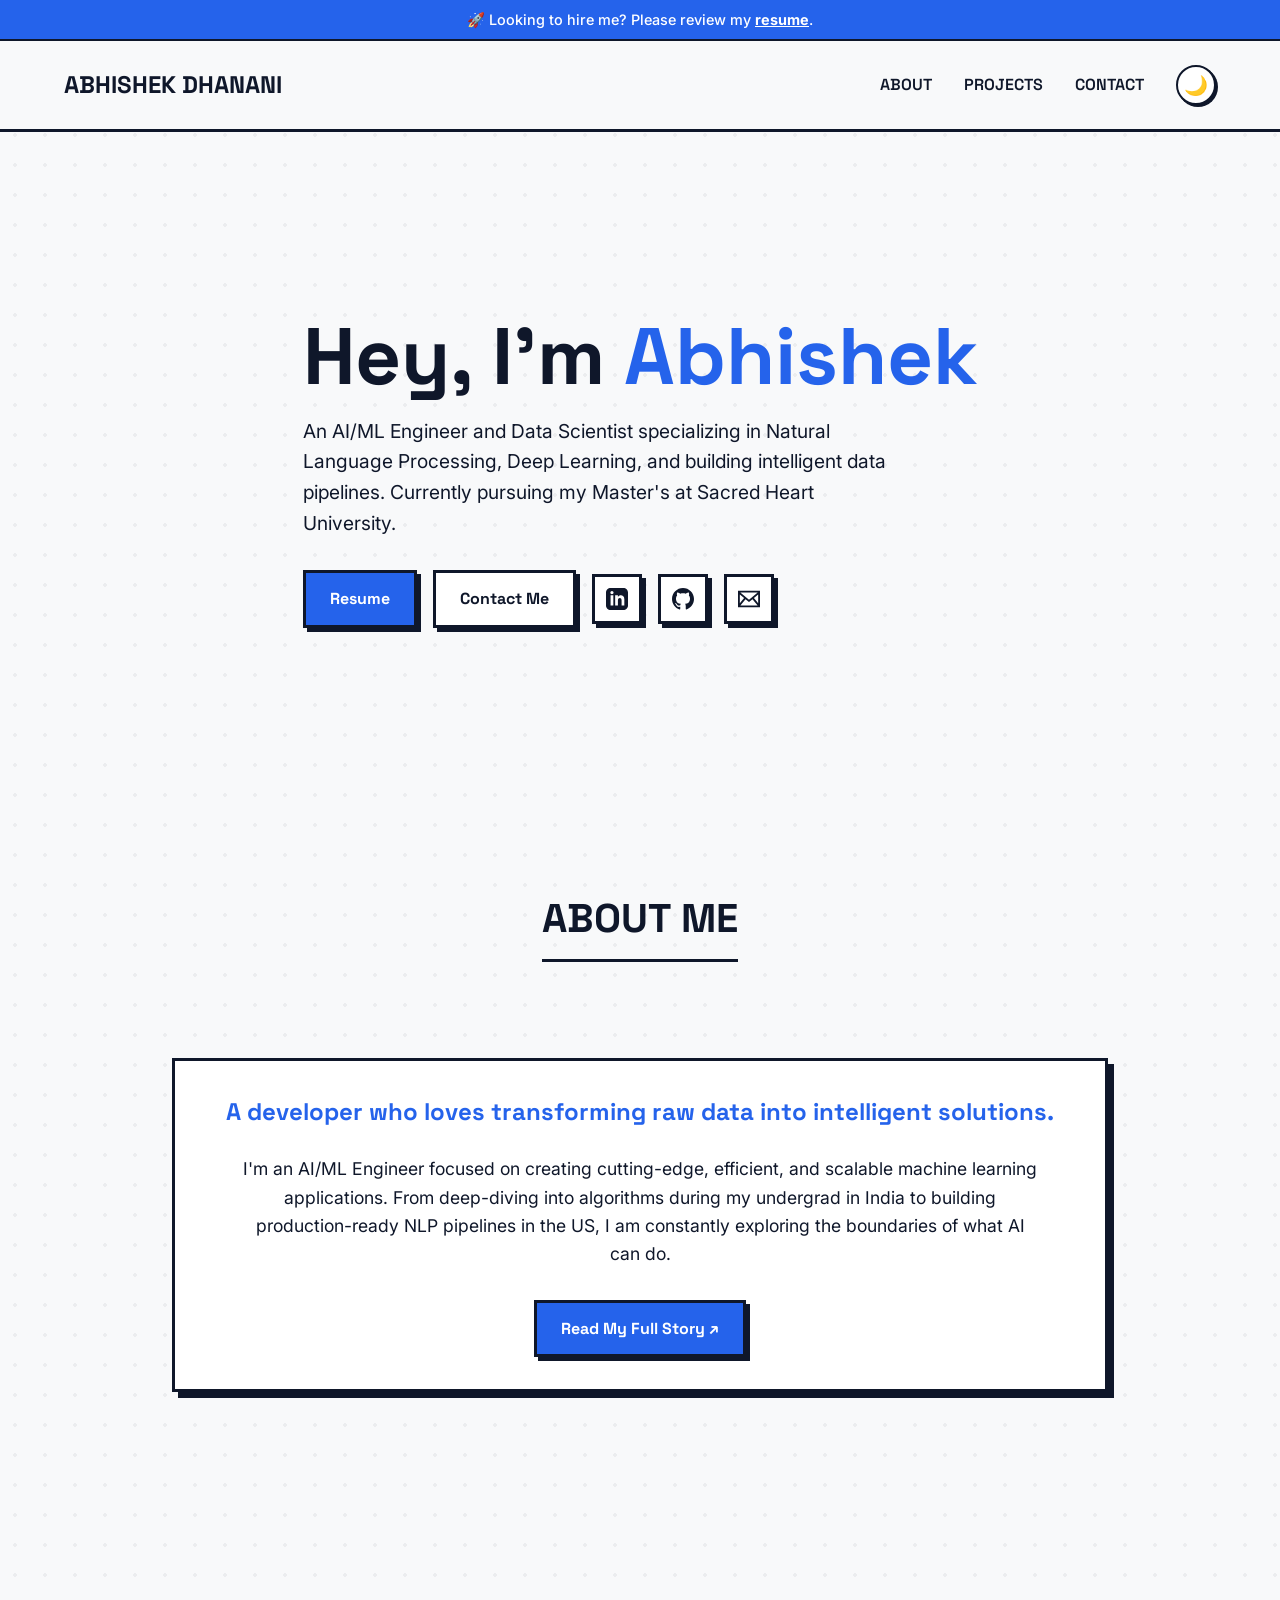
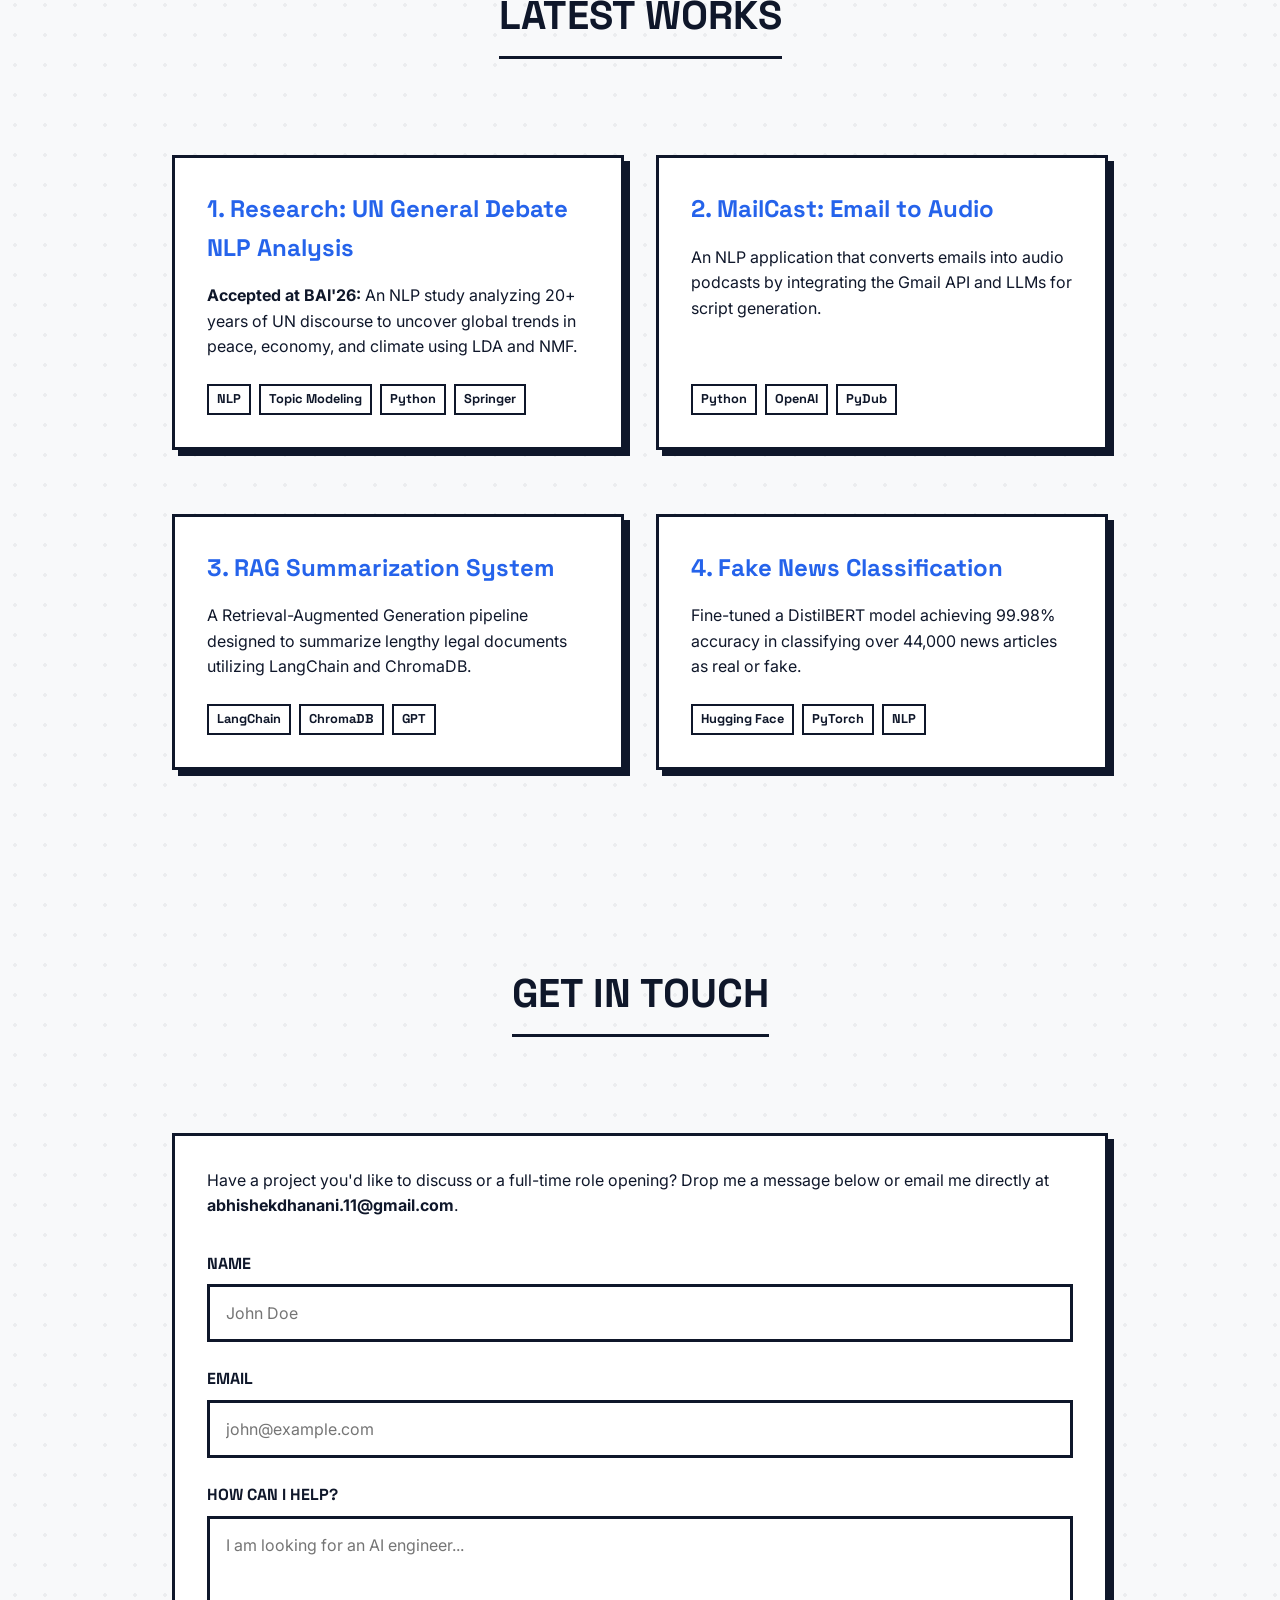
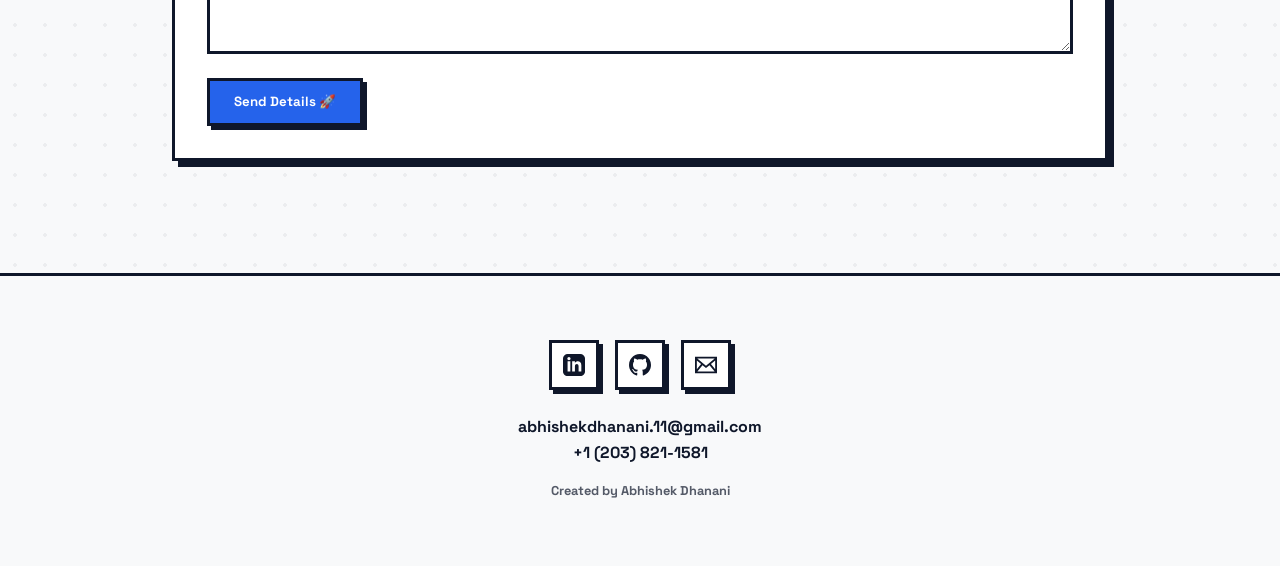
<file: index.html>
<!DOCTYPE html>
<html lang="en">
<head>
    <meta charset="UTF-8">
    <meta name="viewport" content="width=device-width, initial-scale=1.0">
    <title>Abhishek Dhanani | AI/ML Engineer</title>
    <link rel="stylesheet" href="style.css">
</head>
<body>

    <div class="top-banner">
        🚀 Looking to hire me? Please review my <a href="assets/AbhishekDhananiResume.pdf" target="_blank">resume</a>.
    </div>

    <nav>
        <a href="index.html" class="nav-logo">Abhishek Dhanani</a>
        <ul class="nav-links">
            <li><a href="index.html#about">About</a></li>
            <li><a href="index.html#projects">Projects</a></li>
            <li><a href="index.html#contact">Contact</a></li>
            <li><button id="theme-toggle" aria-label="Toggle Dark Mode">🌙</button></li>
        </ul>
    </nav>

    <section class="container hero">
        <div class="hero-content">
            <h1>Hey, I'm <span>Abhishek</span></h1>
            <p>An AI/ML Engineer and Data Scientist specializing in Natural Language Processing, Deep Learning, and building intelligent data pipelines. Currently pursuing my Master's at Sacred Heart University.</p>
            
            <div class="hero-buttons">
                <a href="assets/AbhishekDhananiResume.pdf" target="_blank" class="btn">Resume</a>
                <a href="#contact" class="btn" style="background-color: var(--card-bg); color: var(--text-color);">Contact Me</a>
                
                <a href="https://www.linkedin.com/in/abhishekdhanani/" target="_blank" class="icon-btn" aria-label="LinkedIn">
                    <svg viewBox="0 0 24 24"><path d="M19 0h-14c-2.761 0-5 2.239-5 5v14c0 2.761 2.239 5 5 5h14c2.762 0 5-2.239 5-5v-14c0-2.761-2.238-5-5-5zm-11 19h-3v-11h3v11zm-1.5-12.268c-.966 0-1.75-.79-1.75-1.764s.784-1.764 1.75-1.764 1.75.79 1.75 1.764-.783 1.764-1.75 1.764zm13.5 12.268h-3v-5.604c0-3.368-4-3.113-4 0v5.604h-3v-11h3v1.765c1.396-2.586 7-2.777 7 2.476v6.759z"/></svg>
                </a>
                <a href="https://github.com/AbhisheKDhanani11" target="_blank" class="icon-btn" aria-label="GitHub">
                    <svg viewBox="0 0 24 24"><path d="M12 0c-6.626 0-12 5.373-12 12 0 5.302 3.438 9.8 8.207 11.387.599.111.793-.261.793-.577v-2.234c-3.338.726-4.033-1.416-4.033-1.416-.546-1.387-1.333-1.756-1.333-1.756-1.089-.745.083-.729.083-.729 1.205.084 1.839 1.237 1.839 1.237 1.07 1.834 2.807 1.304 3.492.997.107-.775.418-1.305.762-1.604-2.665-.305-5.467-1.334-5.467-5.931 0-1.311.469-2.381 1.236-3.221-.124-.303-.535-1.524.117-3.176 0 0 1.008-.322 3.301 1.23.957-.266 1.983-.399 3.003-.404 1.02.005 2.047.138 3.006.404 2.291-1.552 3.297-1.23 3.297-1.23.653 1.653.242 2.874.118 3.176.77.84 1.235 1.911 1.235 3.221 0 4.609-2.807 5.624-5.479 5.921.43.372.823 1.102.823 2.222v3.293c0 .319.192.694.801.576 4.765-1.589 8.199-6.086 8.199-11.386 0-6.627-5.373-12-12-12z"/></svg>
                </a>
                <a href="mailto:abhishekdhanani.11@gmail.com" class="icon-btn" aria-label="Email">
                    <svg viewBox="0 0 24 24"><path d="M0 3v18h24v-18h-24zm6.623 7.929l-4.623 5.712v-9.458l4.623 3.746zm-4.141-5.929h19.035l-9.517 7.713-9.518-7.713zm5.694 7.188l3.824 3.099 3.83-3.104 5.612 6.817h-18.833l5.567-6.812zm9.208-1.264l4.616-3.741v9.348l-4.616-5.607z"/></svg>
                </a>
            </div>
        </div>
    </section>

    <section id="about" class="container">
        <div class="center-title"><h2 class="section-title">About Me</h2></div>
        <div class="card" style="text-align: center;">
            <p style="font-size: 1.5rem; font-family: 'Space Grotesk', sans-serif; font-weight: bold; margin-bottom: 1.5rem; color: var(--accent-color);">
                A developer who loves transforming raw data into intelligent solutions.
            </p>
            <p style="font-size: 1.1rem; margin-bottom: 2rem; max-width: 800px; margin-left: auto; margin-right: auto;">
                I'm an AI/ML Engineer focused on creating cutting-edge, efficient, and scalable machine learning applications. From deep-diving into algorithms during my undergrad in India to building production-ready NLP pipelines in the US, I am constantly exploring the boundaries of what AI can do.
            </p>
            <a href="about.html" class="btn">Read My Full Story ↗</a>
        </div>
    </section>

    <section id="projects" class="container">
        <div class="center-title"><h2 class="section-title">Latest Works</h2></div>
        <div class="project-grid">
		<a href="un-debate-nlp.html" class="card project-card">
            <h3>1. Research: UN General Debate NLP Analysis</h3>
            <p><strong>Accepted at BAI'26:</strong> An NLP study analyzing 20+ years of UN discourse to uncover global trends in peace, economy, and climate using LDA and NMF.</p>
            <div class="tags">
                <span>NLP</span><span>Topic Modeling</span><span>Python</span><span>Springer</span>
            </div>
        </a>

            <a href="mailcast.html" class="card project-card">
                <h3>2. MailCast: Email to Audio</h3>
                <p>An NLP application that converts emails into audio podcasts by integrating the Gmail API and LLMs for script generation.</p>
                <div class="tags">
                    <span>Python</span><span>OpenAI</span><span>PyDub</span>
                </div>
            </a>

            <a href="rag-system.html" class="card project-card">
                <h3>3. RAG Summarization System</h3>
                <p>A Retrieval-Augmented Generation pipeline designed to summarize lengthy legal documents utilizing LangChain and ChromaDB.</p>
                <div class="tags">
                    <span>LangChain</span><span>ChromaDB</span><span>GPT</span>
                </div>
            </a>

            <a href="fake-news.html" class="card project-card">
                <h3>4. Fake News Classification</h3>
                <p>Fine-tuned a DistilBERT model achieving 99.98% accuracy in classifying over 44,000 news articles as real or fake.</p>
                <div class="tags">
                    <span>Hugging Face</span><span>PyTorch</span><span>NLP</span>
                </div>
            </a>

        </div>
    </section>

    <section id="contact" class="container">
        <div class="center-title"><h2 class="section-title">Get In Touch</h2></div>
        <div class="card">
            <p style="margin-bottom: 2rem;">Have a project you'd like to discuss or a full-time role opening? Drop me a message below or email me directly at <strong>abhishekdhanani.11@gmail.com</strong>.</p>
            
            <form class="contact-form" action="mailto:abhishekdhanani.11@gmail.com" method="POST" enctype="text/plain">
                <div class="form-group">
                    <label>Name</label>
                    <input type="text" placeholder="John Doe" required>
                </div>
                <div class="form-group">
                    <label>Email</label>
                    <input type="email" placeholder="john@example.com" required>
                </div>
                <div class="form-group">
                    <label>How can I help?</label>
                    <textarea rows="5" placeholder="I am looking for an AI engineer..." required></textarea>
                </div>
                <button type="submit" class="btn" style="width: max-content;">Send Details 🚀</button>
            </form>
        </div>
    </section>

    <footer>
        <div class="footer-socials" style="display: flex; justify-content: center; gap: 1rem; margin-bottom: 1.5rem;">
		<a href="https://www.linkedin.com/in/abhishekdhanani/" target="_blank" class="icon-btn" aria-label="LinkedIn">
			<svg viewBox="0 0 24 24"><path d="M19 0h-14c-2.761 0-5 2.239-5 5v14c0 2.761 2.239 5 5 5h14c2.762 0 5-2.239 5-5v-14c0-2.761-2.238-5-5-5zm-11 19h-3v-11h3v11zm-1.5-12.268c-.966 0-1.75-.79-1.75-1.764s.784-1.764 1.75-1.764 1.75.79 1.75 1.764-.783 1.764-1.75 1.764zm13.5 12.268h-3v-5.604c0-3.368-4-3.113-4 0v5.604h-3v-11h3v1.765c1.396-2.586 7-2.777 7 2.476v6.759z"/></svg>
		</a>
		<a href="https://github.com/AbhisheKDhanani11" target="_blank" class="icon-btn" aria-label="GitHub">
			<svg viewBox="0 0 24 24"><path d="M12 0c-6.626 0-12 5.373-12 12 0 5.302 3.438 9.8 8.207 11.387.599.111.793-.261.793-.577v-2.234c-3.338.726-4.033-1.416-4.033-1.416-.546-1.387-1.333-1.756-1.333-1.756-1.089-.745.083-.729.083-.729 1.205.084 1.839 1.237 1.839 1.237 1.07 1.834 2.807 1.304 3.492.997.107-.775.418-1.305.762-1.604-2.665-.305-5.467-1.334-5.467-5.931 0-1.311.469-2.381 1.236-3.221-.124-.303-.535-1.524.117-3.176 0 0 1.008-.322 3.301 1.23.957-.266 1.983-.399 3.003-.404 1.02.005 2.047.138 3.006.404 2.291-1.552 3.297-1.23 3.297-1.23.653 1.653.242 2.874.118 3.176.77.84 1.235 1.911 1.235 3.221 0 4.609-2.807 5.624-5.479 5.921.43.372.823 1.102.823 2.222v3.293c0 .319.192.694.801.576 4.765-1.589 8.199-6.086 8.199-11.386 0-6.627-5.373-12-12-12z"/></svg>
		</a>
		<a href="mailto:abhishekdhanani.11@gmail.com" class="icon-btn" aria-label="Email">
			<svg viewBox="0 0 24 24"><path d="M0 3v18h24v-18h-24zm6.623 7.929l-4.623 5.712v-9.458l4.623 3.746zm-4.141-5.929h19.035l-9.517 7.713-9.518-7.713zm5.694 7.188l3.824 3.099 3.83-3.104 5.612 6.817h-18.833l5.567-6.812zm9.208-1.264l4.616-3.741v9.348l-4.616-5.607z"/></svg>
		</a>
	</div>
	<div style="font-family: 'Space Grotesk', sans-serif; font-weight: bold;">
		<p>abhishekdhanani.11@gmail.com</p>
        	<p>+1 (203) 821-1581</p>
        	<p style="margin-top: 1rem; font-size: 0.8rem; opacity: 0.7;">Created by Abhishek Dhanani</p>
    	</div>
    </footer>

    <script>
        const toggleBtn = document.getElementById('theme-toggle');
        const body = document.documentElement;

        toggleBtn.addEventListener('click', () => {
            if (body.getAttribute('data-theme') === 'dark') {
                body.removeAttribute('data-theme');
                toggleBtn.textContent = '🌙';
            } else {
                body.setAttribute('data-theme', 'dark');
                toggleBtn.textContent = '☀️';
            }
        });
    </script>
</body>
</html>
</file>
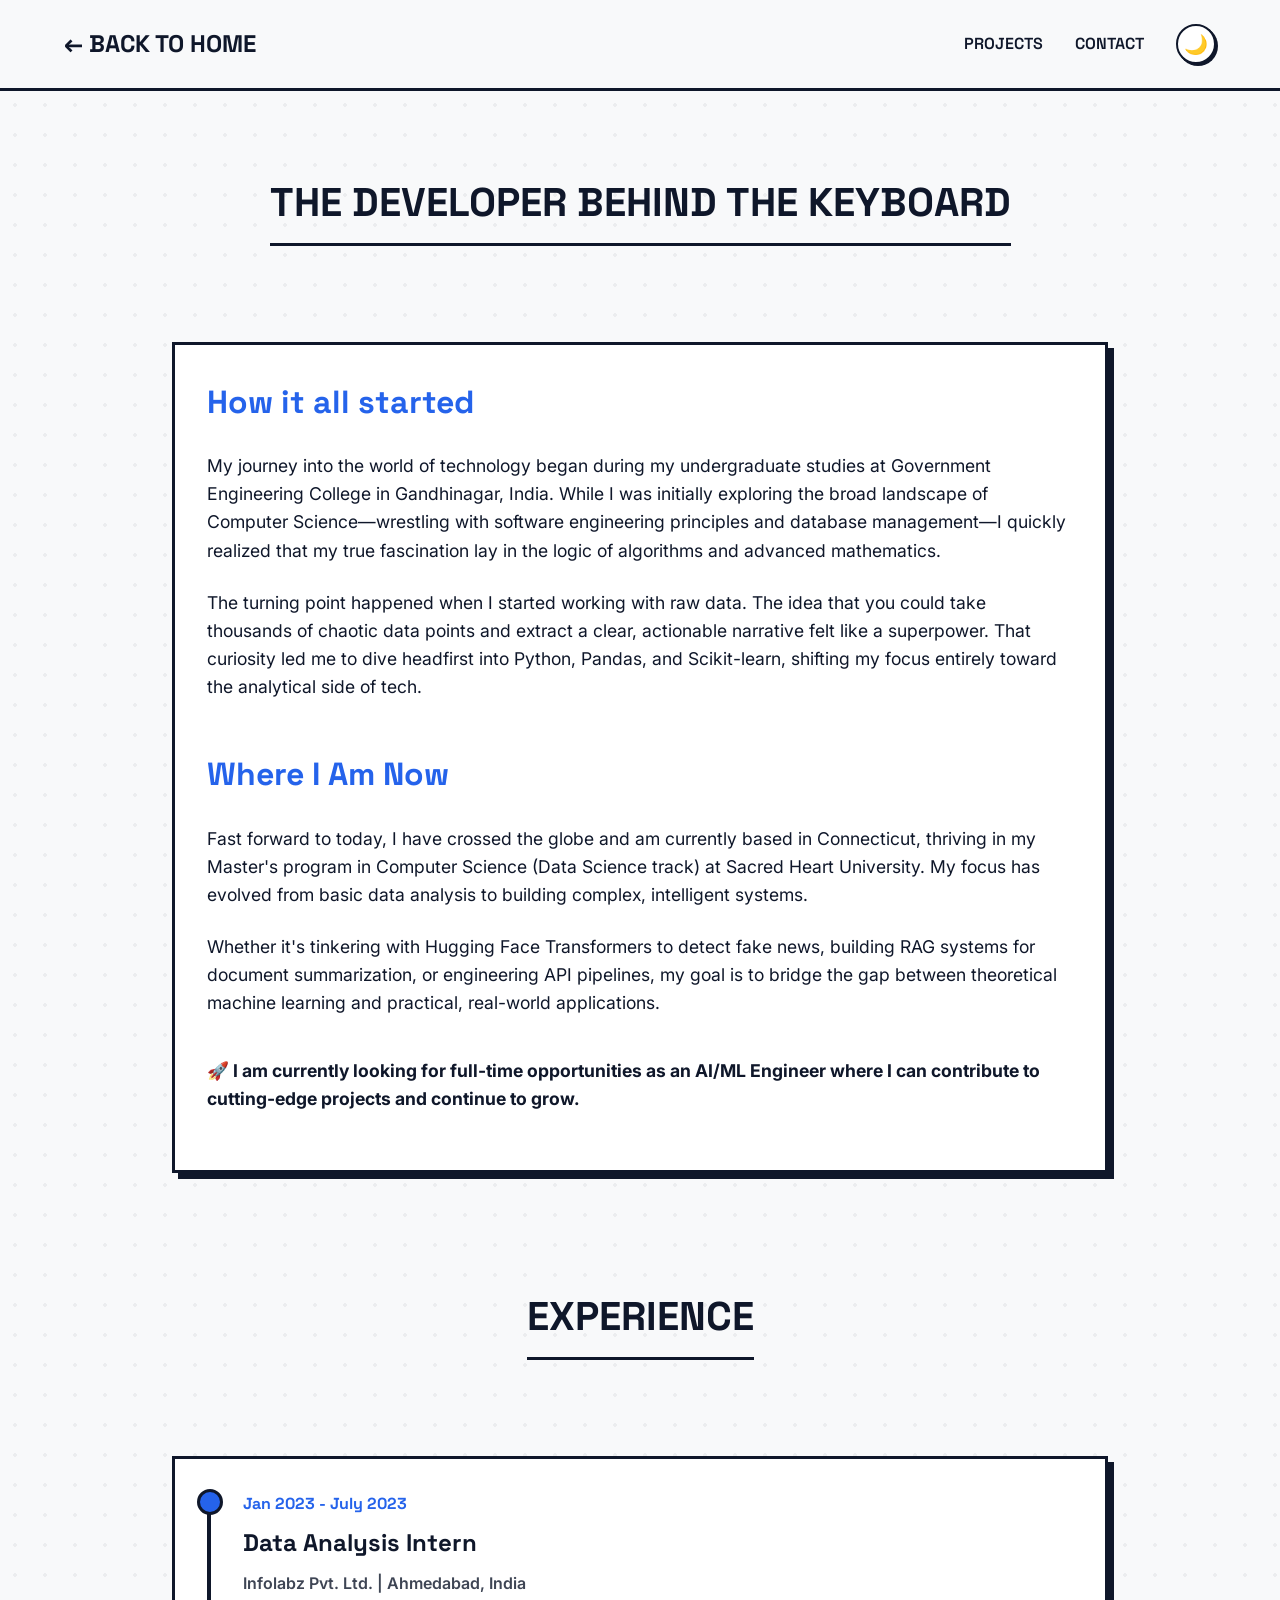
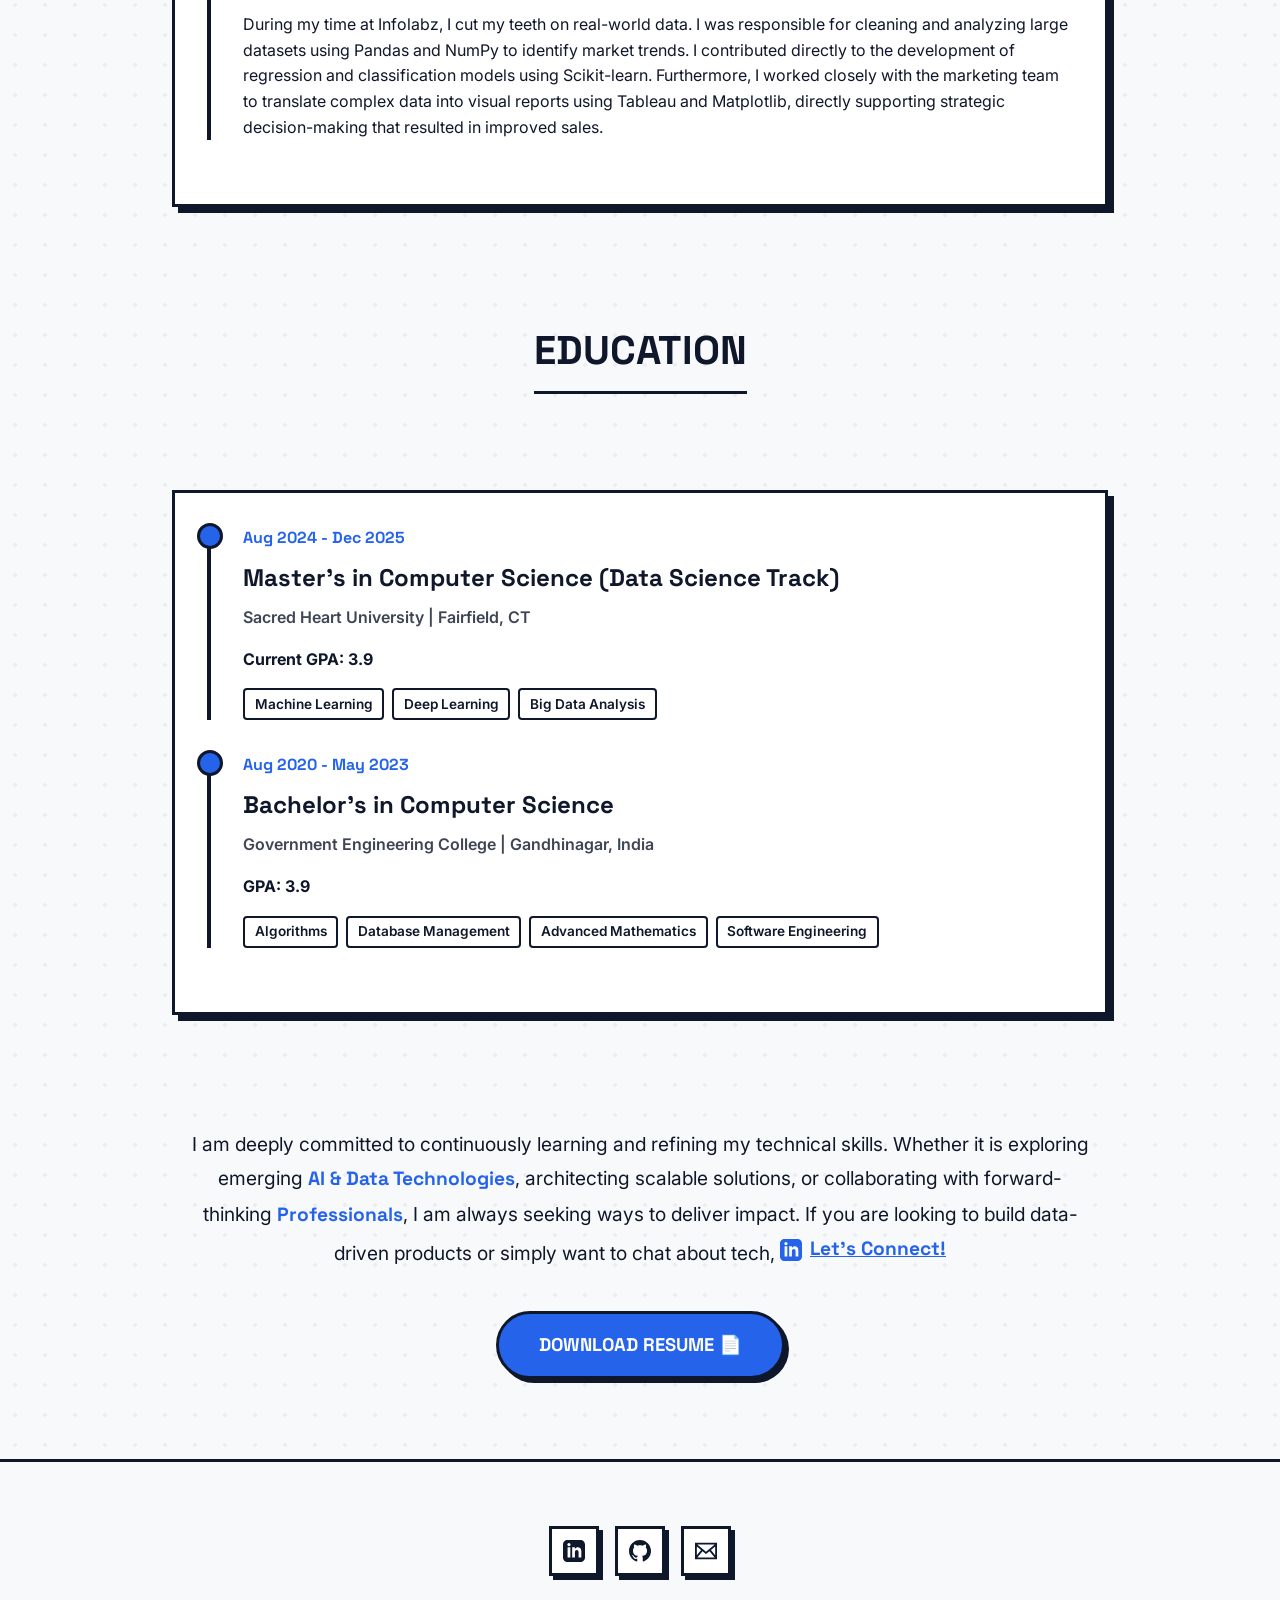
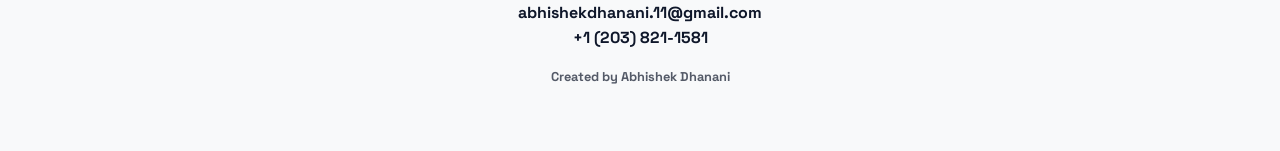
<file: about.html>
<!DOCTYPE html>
<html lang="en">
<head>
    <meta charset="UTF-8">
    <meta name="viewport" content="width=device-width, initial-scale=1.0">
    <title>About Me | Abhishek Dhanani</title>
    <link rel="stylesheet" href="style.css">
    <style>
        .about-text-content p { margin-bottom: 1.5rem; font-size: 1.1rem; }
        
        /* Fixed Timeline specific styles */
        .timeline-item { margin-bottom: 2rem; border-left: 4px solid var(--border-color); padding-left: 2rem; position: relative; }
        .timeline-item::before { content: ''; position: absolute; left: -14px; top: -2px; width: 20px; height: 20px; background-color: var(--accent-color); border: 3px solid var(--border-color); border-radius: 50%; }
        .timeline-date { font-weight: bold; font-family: 'Space Grotesk', sans-serif; color: var(--accent-color); margin-bottom: 0.5rem; display: block; }
        .timeline-title { font-size: 1.5rem; font-family: 'Space Grotesk', sans-serif; margin-bottom: 0.5rem; color: var(--text-color); }
        .timeline-subtitle { font-weight: 600; margin-bottom: 1rem; color: var(--text-color); opacity: 0.8; }
        
        .coursework-list { display: flex; flex-wrap: wrap; gap: 0.5rem; margin-top: 1rem; list-style: none; }
        .coursework-list li { background-color: var(--card-bg); border: 2px solid var(--border-color); padding: 0.2rem 0.6rem; font-size: 0.85rem; font-weight: 600; border-radius: 4px; }
        
        /* Highlight text for the bottom section */
        .text-highlight { color: var(--accent-color); font-weight: bold; font-family: 'Space Grotesk', sans-serif; }
        
        /* LinkedIn Inline Link */
        .linkedin-link { display: inline-flex; align-items: center; gap: 8px; color: var(--accent-color); font-weight: bold; font-family: 'Space Grotesk', sans-serif; text-decoration: underline; transition: transform 0.2s; }
        .linkedin-link:hover { transform: translateY(-2px); }
        .linkedin-link svg { width: 22px; height: 22px; fill: currentColor; }
    </style>
</head>
<body>

	<nav>
    		<a href="index.html" class="nav-logo">← Back to Home</a>
    			<ul class="nav-links">
        			<li><a href="index.html#projects">Projects</a></li>
	        		<li><a href="index.html#contact">Contact</a></li>
        			<li><button id="theme-toggle" aria-label="Toggle Dark Mode">🌙</button></li>
    			</ul>
	</nav>

    <section class="container">
        <div class="center-title"><h1 class="section-title">The Developer Behind The Keyboard</h1></div>
        
        <div class="card about-text-content">
            <h2 style="font-family: 'Space Grotesk', sans-serif; margin-bottom: 1.5rem; color: var(--accent-color); font-size: 2rem;">How it all started</h2>
            <p>
                My journey into the world of technology began during my undergraduate studies at Government Engineering College in Gandhinagar, India. While I was initially exploring the broad landscape of Computer Science—wrestling with software engineering principles and database management—I quickly realized that my true fascination lay in the logic of algorithms and advanced mathematics. 
            </p>
            <p>
                The turning point happened when I started working with raw data. The idea that you could take thousands of chaotic data points and extract a clear, actionable narrative felt like a superpower. That curiosity led me to dive headfirst into Python, Pandas, and Scikit-learn, shifting my focus entirely toward the analytical side of tech.
            </p>

            <h2 style="font-family: 'Space Grotesk', sans-serif; margin-top: 3rem; margin-bottom: 1.5rem; color: var(--accent-color); font-size: 2rem;">Where I Am Now</h2>
            <p>
                Fast forward to today, I have crossed the globe and am currently based in Connecticut, thriving in my Master's program in Computer Science (Data Science track) at Sacred Heart University. My focus has evolved from basic data analysis to building complex, intelligent systems. 
            </p>
            <p>
                Whether it's tinkering with Hugging Face Transformers to detect fake news, building RAG systems for document summarization, or engineering API pipelines, my goal is to bridge the gap between theoretical machine learning and practical, real-world applications. 
            </p>
            <p style="font-weight: bold; padding-top: 1rem;">
                🚀 I am currently looking for full-time opportunities as an AI/ML Engineer where I can contribute to cutting-edge projects and continue to grow.
            </p>
        </div>
    </section>

    <section class="container" style="padding-top: 0;">
        <div class="center-title"><h2 class="section-title">Experience</h2></div>
        
        <div class="card">
            <div class="timeline-item">
                <span class="timeline-date">Jan 2023 - July 2023</span>
                <h3 class="timeline-title">Data Analysis Intern</h3>
                <p class="timeline-subtitle">Infolabz Pvt. Ltd. | Ahmedabad, India</p>
                <p>
                    During my time at Infolabz, I cut my teeth on real-world data. I was responsible for cleaning and analyzing large datasets using Pandas and NumPy to identify market trends. I contributed directly to the development of regression and classification models using Scikit-learn. Furthermore, I worked closely with the marketing team to translate complex data into visual reports using Tableau and Matplotlib, directly supporting strategic decision-making that resulted in improved sales.
                </p>
            </div>
        </div>
    </section>

    <section class="container" style="padding-top: 0;">
        <div class="center-title"><h2 class="section-title">Education</h2></div>
        
        <div class="card">
            <div class="timeline-item">
                <span class="timeline-date">Aug 2024 - Dec 2025</span>
                <h3 class="timeline-title">Master's in Computer Science (Data Science Track)</h3>
                <p class="timeline-subtitle">Sacred Heart University | Fairfield, CT</p>
                <p><strong>Current GPA: 3.9</strong></p>
                <ul class="coursework-list">
                    <li>Machine Learning</li>
                    <li>Deep Learning</li>
                    <li>Big Data Analysis</li>
                </ul>
            </div>

            <div class="timeline-item">
                <span class="timeline-date">Aug 2020 - May 2023</span>
                <h3 class="timeline-title">Bachelor's in Computer Science</h3>
                <p class="timeline-subtitle">Government Engineering College | Gandhinagar, India</p>
                <p><strong>GPA: 3.9</strong></p>
                <ul class="coursework-list">
                    <li>Algorithms</li>
                    <li>Database Management</li>
                    <li>Advanced Mathematics</li>
                    <li>Software Engineering</li>
                </ul>
            </div>
        </div>
    </section>

    <section class="container" style="padding-top: 0; text-align: center;">
        
        <p style="font-size: 1.2rem; max-width: 900px; margin: 0 auto 2.5rem auto; line-height: 1.8;">
            I am deeply committed to continuously learning and refining my technical skills. Whether it is exploring emerging <span class="text-highlight">AI & Data Technologies</span>, architecting scalable solutions, or collaborating with forward-thinking <span class="text-highlight">Professionals</span>, I am always seeking ways to deliver impact. If you are looking to build data-driven products or simply want to chat about tech, 
            <a href="https://www.linkedin.com/in/abhishekdhanani/" target="_blank" class="linkedin-link">
                <svg viewBox="0 0 24 24"><path d="M19 0h-14c-2.761 0-5 2.239-5 5v14c0 2.761 2.239 5 5 5h14c2.762 0 5-2.239 5-5v-14c0-2.761-2.238-5-5-5zm-11 19h-3v-11h3v11zm-1.5-12.268c-.966 0-1.75-.79-1.75-1.764s.784-1.764 1.75-1.764 1.75.79 1.75 1.764-.783 1.764-1.75 1.764zm13.5 12.268h-3v-5.604c0-3.368-4-3.113-4 0v5.604h-3v-11h3v1.765c1.396-2.586 7-2.777 7 2.476v6.759z"/></svg>
                Let's Connect!
            </a>
        </p>

        <div>
            <a href="assets/AbhishekDhananiResume.pdf" target="_blank" class="btn" style="border-radius: 50px; padding: 1rem 2.5rem; font-size: 1.15rem; box-shadow: 4px 4px 0px var(--shadow-color);">
                DOWNLOAD RESUME 📄
            </a>
        </div>

    </section>

    <footer>
        <div class="footer-socials" style="display: flex; justify-content: center; gap: 1rem; margin-bottom: 1.5rem;">
		<a href="https://www.linkedin.com/in/abhishekdhanani/" target="_blank" class="icon-btn" aria-label="LinkedIn">
			<svg viewBox="0 0 24 24"><path d="M19 0h-14c-2.761 0-5 2.239-5 5v14c0 2.761 2.239 5 5 5h14c2.762 0 5-2.239 5-5v-14c0-2.761-2.238-5-5-5zm-11 19h-3v-11h3v11zm-1.5-12.268c-.966 0-1.75-.79-1.75-1.764s.784-1.764 1.75-1.764 1.75.79 1.75 1.764-.783 1.764-1.75 1.764zm13.5 12.268h-3v-5.604c0-3.368-4-3.113-4 0v5.604h-3v-11h3v1.765c1.396-2.586 7-2.777 7 2.476v6.759z"/></svg>
		</a>
		<a href="https://github.com/AbhisheKDhanani11" target="_blank" class="icon-btn" aria-label="GitHub">
			<svg viewBox="0 0 24 24"><path d="M12 0c-6.626 0-12 5.373-12 12 0 5.302 3.438 9.8 8.207 11.387.599.111.793-.261.793-.577v-2.234c-3.338.726-4.033-1.416-4.033-1.416-.546-1.387-1.333-1.756-1.333-1.756-1.089-.745.083-.729.083-.729 1.205.084 1.839 1.237 1.839 1.237 1.07 1.834 2.807 1.304 3.492.997.107-.775.418-1.305.762-1.604-2.665-.305-5.467-1.334-5.467-5.931 0-1.311.469-2.381 1.236-3.221-.124-.303-.535-1.524.117-3.176 0 0 1.008-.322 3.301 1.23.957-.266 1.983-.399 3.003-.404 1.02.005 2.047.138 3.006.404 2.291-1.552 3.297-1.23 3.297-1.23.653 1.653.242 2.874.118 3.176.77.84 1.235 1.911 1.235 3.221 0 4.609-2.807 5.624-5.479 5.921.43.372.823 1.102.823 2.222v3.293c0 .319.192.694.801.576 4.765-1.589 8.199-6.086 8.199-11.386 0-6.627-5.373-12-12-12z"/></svg>
		</a>
		<a href="mailto:abhishekdhanani.11@gmail.com" class="icon-btn" aria-label="Email">
			<svg viewBox="0 0 24 24"><path d="M0 3v18h24v-18h-24zm6.623 7.929l-4.623 5.712v-9.458l4.623 3.746zm-4.141-5.929h19.035l-9.517 7.713-9.518-7.713zm5.694 7.188l3.824 3.099 3.83-3.104 5.612 6.817h-18.833l5.567-6.812zm9.208-1.264l4.616-3.741v9.348l-4.616-5.607z"/></svg>
		</a>
	</div>
	<div style="font-family: 'Space Grotesk', sans-serif; font-weight: bold;">
		<p>abhishekdhanani.11@gmail.com</p>
        	<p>+1 (203) 821-1581</p>
        	<p style="margin-top: 1rem; font-size: 0.8rem; opacity: 0.7;">Created by Abhishek Dhanani</p>
    	</div>
    </footer>

    <script>
        const toggleBtn = document.getElementById('theme-toggle');
        const body = document.documentElement;

        // Check for saved theme preference or default to light
        if (localStorage.getItem('theme') === 'dark') {
            body.setAttribute('data-theme', 'dark');
            toggleBtn.textContent = '☀️';
        }

        toggleBtn.addEventListener('click', () => {
            if (body.getAttribute('data-theme') === 'dark') {
                body.removeAttribute('data-theme');
                localStorage.setItem('theme', 'light');
                toggleBtn.textContent = '🌙';
            } else {
                body.setAttribute('data-theme', 'dark');
                localStorage.setItem('theme', 'dark');
                toggleBtn.textContent = '☀️';
            }
        });
    </script>
</body>

</html>
</file>
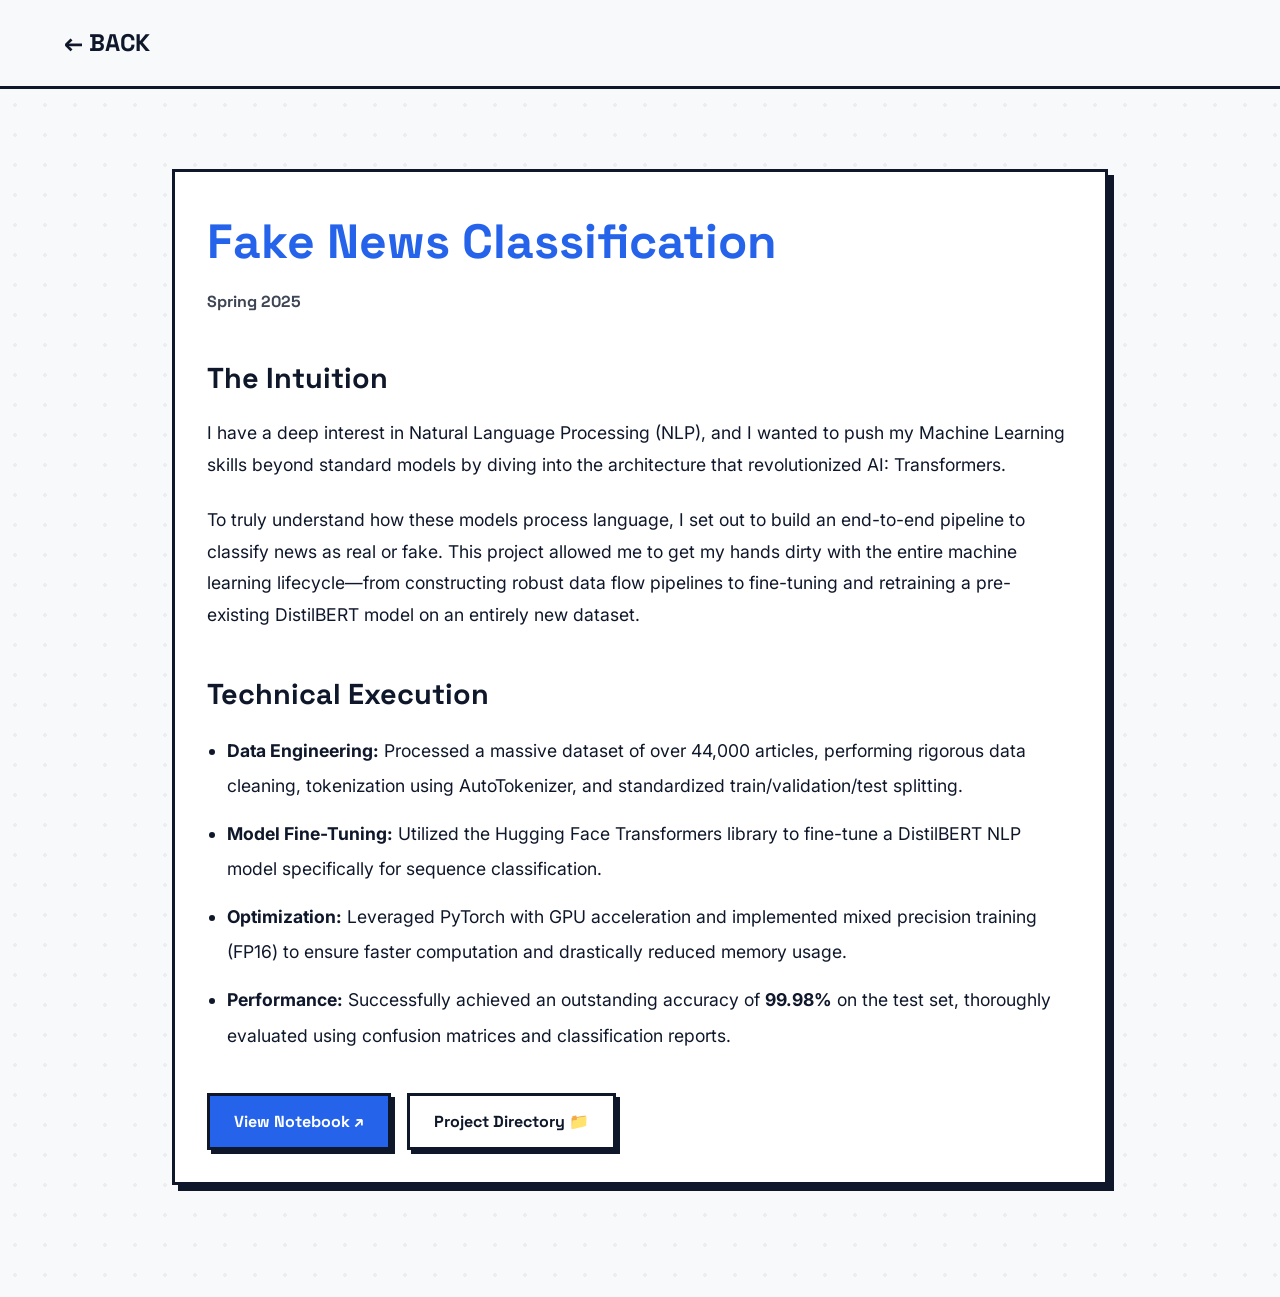
<file: fake-news.html>
<!DOCTYPE html>
<html lang="en">
<head>
    <meta charset="UTF-8">
    <meta name="viewport" content="width=device-width, initial-scale=1.0">
    <title>Fake News Classification | Abhishek Dhanani</title>
    <link rel="stylesheet" href="style.css">
    <style>
        .project-section-title { font-family: 'Space Grotesk', sans-serif; margin-top: 2.5rem; margin-bottom: 1rem; color: var(--text-color); font-size: 1.8rem; }
        .project-text { margin-bottom: 1.5rem; font-size: 1.1rem; line-height: 1.8; }
        .tech-list { margin-left: 20px; line-height: 2; margin-bottom: 2.5rem; font-size: 1.1rem; }
        .tech-list li { margin-bottom: 0.8rem; }
        .button-group { display: flex; gap: 1rem; flex-wrap: wrap; margin-top: 2rem; }
    </style>
</head>
<body>
    <nav>
        <a href="index.html" class="nav-logo">← BACK</a>
    </nav>
    <section class="container">
        <div class="card">
            <h1 style="font-size: clamp(2rem, 5vw, 3rem); margin-bottom: 0.5rem; color: var(--accent-color); font-family: 'Space Grotesk', sans-serif;">Fake News Classification</h1>
            <p style="font-weight: bold; margin-bottom: 2rem; font-family: 'Space Grotesk', sans-serif; opacity: 0.8;">Spring 2025</p>
            
            <h2 class="project-section-title">The Intuition</h2>
            <p class="project-text">
                I have a deep interest in Natural Language Processing (NLP), and I wanted to push my Machine Learning skills beyond standard models by diving into the architecture that revolutionized AI: Transformers. 
            </p>
            <p class="project-text">
                To truly understand how these models process language, I set out to build an end-to-end pipeline to classify news as real or fake. This project allowed me to get my hands dirty with the entire machine learning lifecycle—from constructing robust data flow pipelines to fine-tuning and retraining a pre-existing DistilBERT model on an entirely new dataset.
            </p>

            <h2 class="project-section-title">Technical Execution</h2>
            <ul class="tech-list">
                <li><strong>Data Engineering:</strong> Processed a massive dataset of over 44,000 articles, performing rigorous data cleaning, tokenization using AutoTokenizer, and standardized train/validation/test splitting.</li>
                <li><strong>Model Fine-Tuning:</strong> Utilized the Hugging Face Transformers library to fine-tune a DistilBERT NLP model specifically for sequence classification.</li>
                <li><strong>Optimization:</strong> Leveraged PyTorch with GPU acceleration and implemented mixed precision training (FP16) to ensure faster computation and drastically reduced memory usage.</li>
                <li><strong>Performance:</strong> Successfully achieved an outstanding accuracy of <strong>99.98%</strong> on the test set, thoroughly evaluated using confusion matrices and classification reports.</li>
            </ul>
            
            <div class="button-group">
                <a href="https://github.com/AbhisheKDhanani11/Masters-Coding-Projects/blob/main/Artificial%20Intelligence/AI_Project.ipynb" target="_blank" class="btn">View Notebook ↗</a>
                <a href="https://github.com/AbhisheKDhanani11/Masters-Coding-Projects/tree/main/Artificial%20Intelligence" target="_blank" class="btn" style="background-color: var(--card-bg); color: var(--text-color);">Project Directory 📁</a>
            </div>
        </div>
    </section>
</body>
</html>
</file>
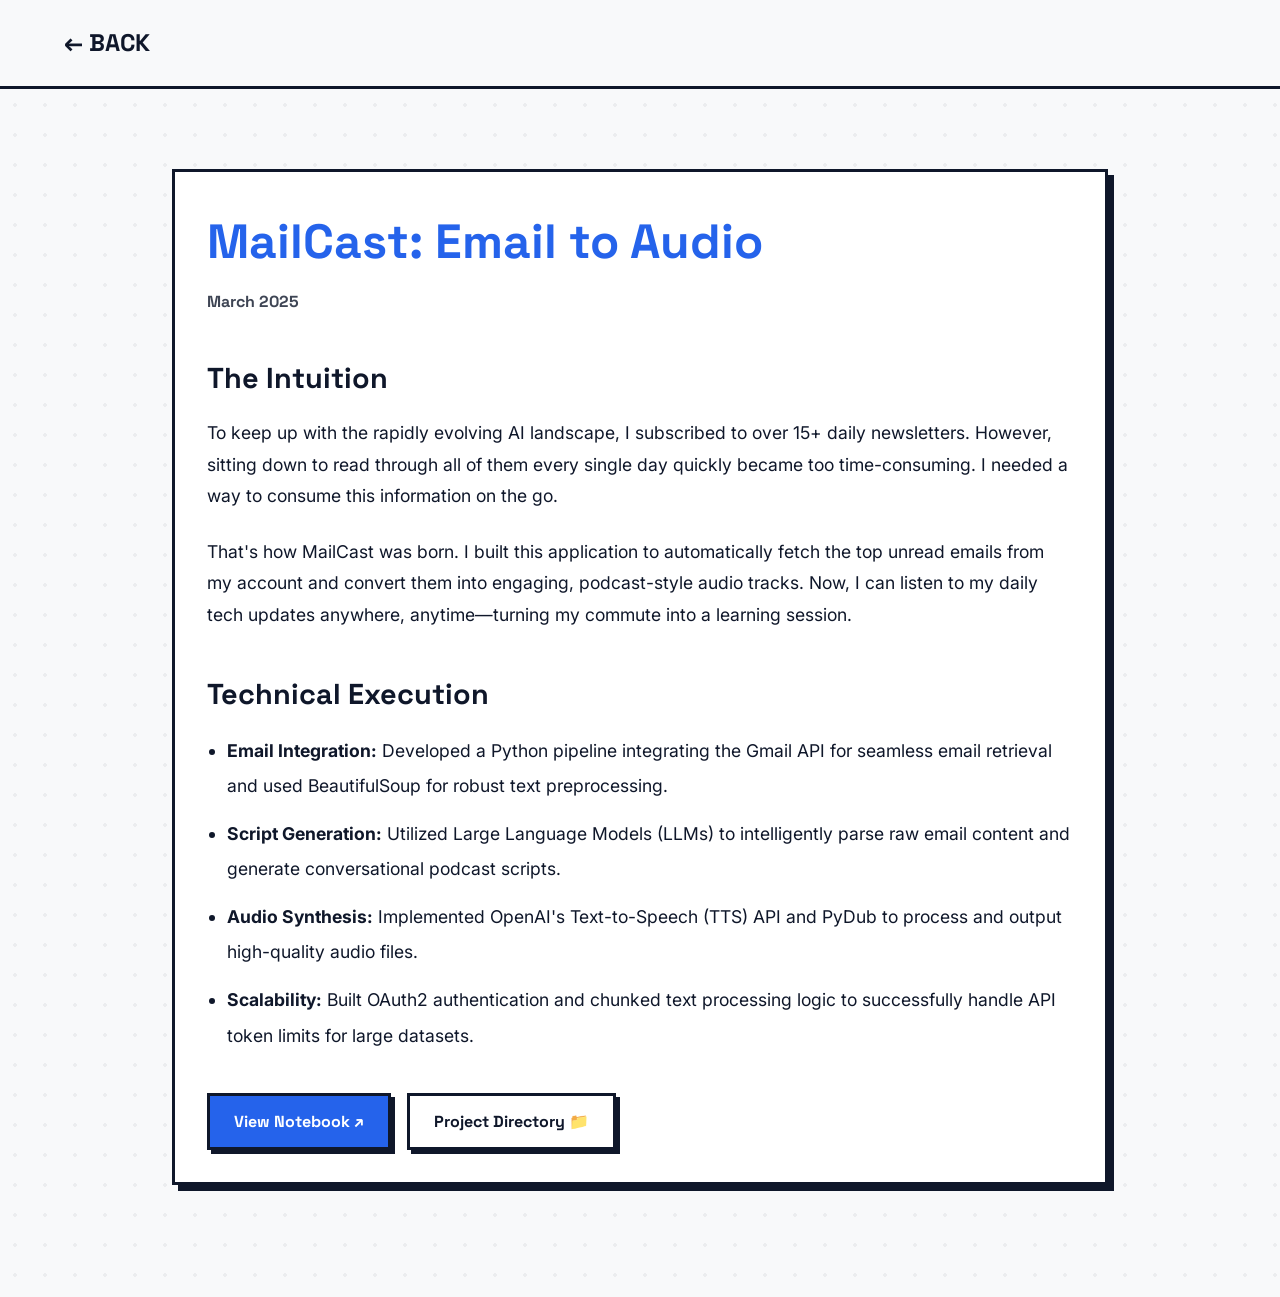
<file: mailcast.html>
<!DOCTYPE html>
<html lang="en">
<head>
    <meta charset="UTF-8">
    <meta name="viewport" content="width=device-width, initial-scale=1.0">
    <title>MailCast | Abhishek Dhanani</title>
    <link rel="stylesheet" href="style.css">
    <style>
        .project-section-title { font-family: 'Space Grotesk', sans-serif; margin-top: 2.5rem; margin-bottom: 1rem; color: var(--text-color); font-size: 1.8rem; }
        .project-text { margin-bottom: 1.5rem; font-size: 1.1rem; line-height: 1.8; }
        .tech-list { margin-left: 20px; line-height: 2; margin-bottom: 2.5rem; font-size: 1.1rem; }
        .tech-list li { margin-bottom: 0.8rem; }
        .button-group { display: flex; gap: 1rem; flex-wrap: wrap; margin-top: 2rem; }
    </style>
</head>
<body>
    <nav>
        <a href="index.html" class="nav-logo">← BACK</a>
    </nav>
    <section class="container">
        <div class="card">
            <h1 style="font-size: clamp(2rem, 5vw, 3rem); margin-bottom: 0.5rem; color: var(--accent-color); font-family: 'Space Grotesk', sans-serif;">MailCast: Email to Audio</h1>
            <p style="font-weight: bold; margin-bottom: 2rem; font-family: 'Space Grotesk', sans-serif; opacity: 0.8;">March 2025</p>
            
            <h2 class="project-section-title">The Intuition</h2>
            <p class="project-text">
                To keep up with the rapidly evolving AI landscape, I subscribed to over 15+ daily newsletters. However, sitting down to read through all of them every single day quickly became too time-consuming. I needed a way to consume this information on the go. 
            </p>
            <p class="project-text">
                That's how MailCast was born. I built this application to automatically fetch the top unread emails from my account and convert them into engaging, podcast-style audio tracks. Now, I can listen to my daily tech updates anywhere, anytime—turning my commute into a learning session.
            </p>

            <h2 class="project-section-title">Technical Execution</h2>
            <ul class="tech-list">
                <li><strong>Email Integration:</strong> Developed a Python pipeline integrating the Gmail API for seamless email retrieval and used BeautifulSoup for robust text preprocessing.</li>
                <li><strong>Script Generation:</strong> Utilized Large Language Models (LLMs) to intelligently parse raw email content and generate conversational podcast scripts.</li>
                <li><strong>Audio Synthesis:</strong> Implemented OpenAI's Text-to-Speech (TTS) API and PyDub to process and output high-quality audio files.</li>
                <li><strong>Scalability:</strong> Built OAuth2 authentication and chunked text processing logic to successfully handle API token limits for large datasets.</li>
            </ul>
            
            <div class="button-group">
                <a href="https://github.com/AbhisheKDhanani11/Masters-Coding-Projects/blob/main/Projects/Mailcast.ipynb" target="_blank" class="btn">View Notebook ↗</a>
                <a href="https://github.com/AbhisheKDhanani11/Masters-Coding-Projects/tree/main/Projects" target="_blank" class="btn" style="background-color: var(--card-bg); color: var(--text-color);">Project Directory 📁</a>
            </div>
        </div>
    </section>
</body>
</html>
</file>
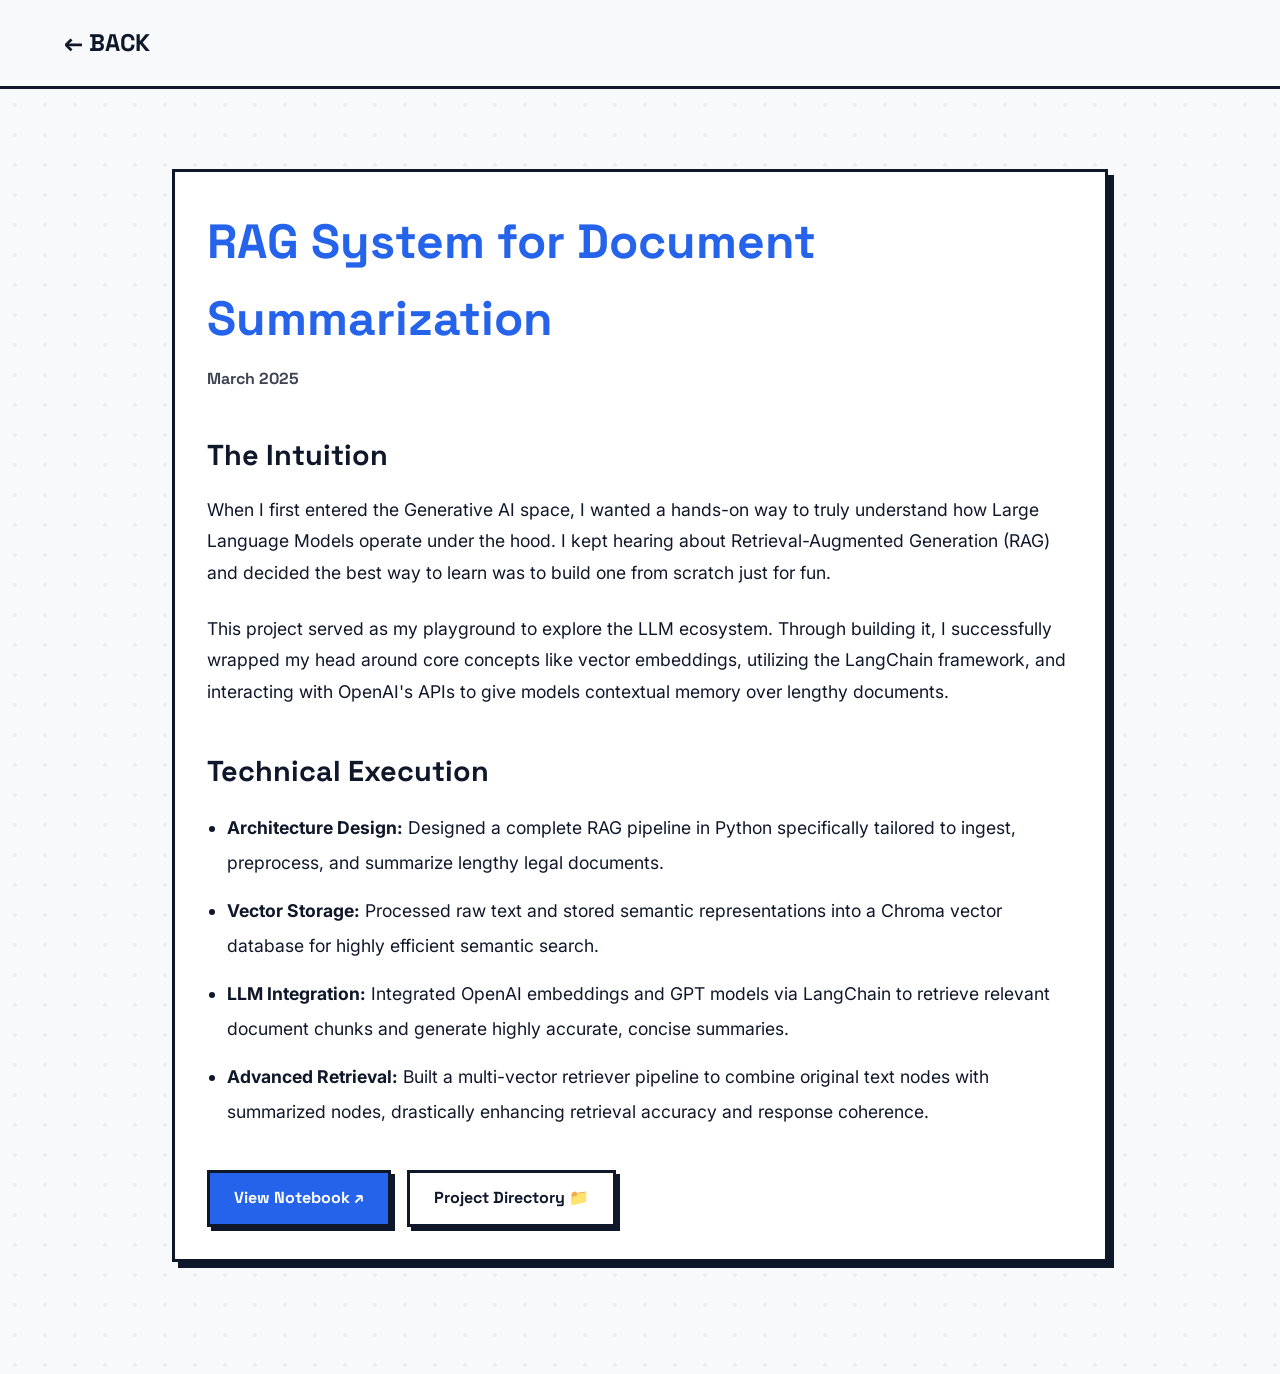
<file: rag-system.html>
<!DOCTYPE html>
<html lang="en">
<head>
    <meta charset="UTF-8">
    <meta name="viewport" content="width=device-width, initial-scale=1.0">
    <title>RAG System | Abhishek Dhanani</title>
    <link rel="stylesheet" href="style.css">
    <style>
        .project-section-title { font-family: 'Space Grotesk', sans-serif; margin-top: 2.5rem; margin-bottom: 1rem; color: var(--text-color); font-size: 1.8rem; }
        .project-text { margin-bottom: 1.5rem; font-size: 1.1rem; line-height: 1.8; }
        .tech-list { margin-left: 20px; line-height: 2; margin-bottom: 2.5rem; font-size: 1.1rem; }
        .tech-list li { margin-bottom: 0.8rem; }
        .button-group { display: flex; gap: 1rem; flex-wrap: wrap; margin-top: 2rem; }
    </style>
</head>
<body>
    <nav>
        <a href="index.html" class="nav-logo">← BACK</a>
    </nav>
    <section class="container">
        <div class="card">
            <h1 style="font-size: clamp(2rem, 5vw, 3rem); margin-bottom: 0.5rem; color: var(--accent-color); font-family: 'Space Grotesk', sans-serif;">RAG System for Document Summarization</h1>
            <p style="font-weight: bold; margin-bottom: 2rem; font-family: 'Space Grotesk', sans-serif; opacity: 0.8;">March 2025</p>
            
            <h2 class="project-section-title">The Intuition</h2>
            <p class="project-text">
                When I first entered the Generative AI space, I wanted a hands-on way to truly understand how Large Language Models operate under the hood. I kept hearing about Retrieval-Augmented Generation (RAG) and decided the best way to learn was to build one from scratch just for fun.
            </p>
            <p class="project-text">
                This project served as my playground to explore the LLM ecosystem. Through building it, I successfully wrapped my head around core concepts like vector embeddings, utilizing the LangChain framework, and interacting with OpenAI's APIs to give models contextual memory over lengthy documents.
            </p>

            <h2 class="project-section-title">Technical Execution</h2>
            <ul class="tech-list">
                <li><strong>Architecture Design:</strong> Designed a complete RAG pipeline in Python specifically tailored to ingest, preprocess, and summarize lengthy legal documents.</li>
                <li><strong>Vector Storage:</strong> Processed raw text and stored semantic representations into a Chroma vector database for highly efficient semantic search.</li>
                <li><strong>LLM Integration:</strong> Integrated OpenAI embeddings and GPT models via LangChain to retrieve relevant document chunks and generate highly accurate, concise summaries.</li>
                <li><strong>Advanced Retrieval:</strong> Built a multi-vector retriever pipeline to combine original text nodes with summarized nodes, drastically enhancing retrieval accuracy and response coherence.</li>
            </ul>
            
            <div class="button-group">
                <a href="https://github.com/AbhisheKDhanani11/Masters-Coding-Projects/blob/main/Projects/Rag_System.ipynb" target="_blank" class="btn">View Notebook ↗</a>
                <a href="https://github.com/AbhisheKDhanani11/Masters-Coding-Projects/tree/main/Projects" target="_blank" class="btn" style="background-color: var(--card-bg); color: var(--text-color);">Project Directory 📁</a>
            </div>
        </div>
    </section>
</body>
</html>
</file>
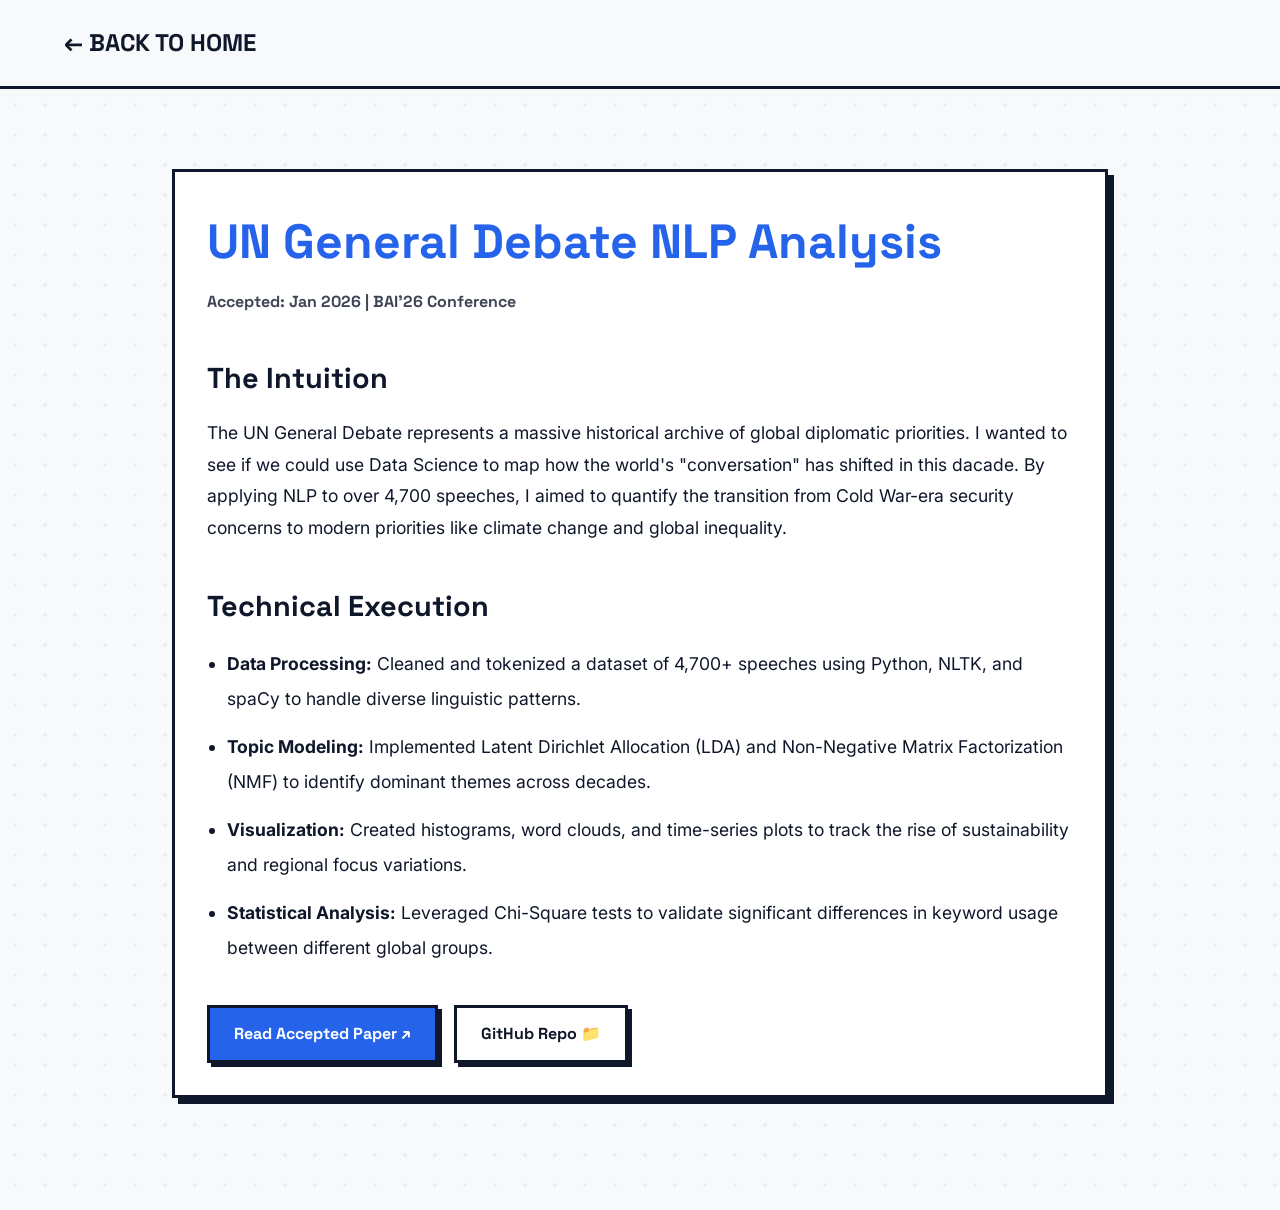
<file: un-debate-nlp.html>
<!DOCTYPE html>
<html lang="en">
<head>
    <meta charset="UTF-8">
    <meta name="viewport" content="width=device-width, initial-scale=1.0">
    <title>UN Debate NLP Analysis | Abhishek Dhanani</title>
    <link rel="stylesheet" href="style.css">
    <style>
        .project-section-title { font-family: 'Space Grotesk', sans-serif; margin-top: 2.5rem; margin-bottom: 1rem; color: var(--text-color); font-size: 1.8rem; }
        .project-text { margin-bottom: 1.5rem; font-size: 1.1rem; line-height: 1.8; }
        .tech-list { margin-left: 20px; line-height: 2; margin-bottom: 2.5rem; font-size: 1.1rem; }
        .tech-list li { margin-bottom: 0.8rem; }
        .button-group { display: flex; gap: 1rem; flex-wrap: wrap; margin-top: 2rem; }
    </style>
</head>
<body>
    <nav>
        <a href="index.html" class="nav-logo">← BACK TO HOME</a>
    </nav>
    <section class="container">
        <div class="card">
            <h1 style="font-size: clamp(2rem, 5vw, 3rem); margin-bottom: 0.5rem; color: var(--accent-color); font-family: 'Space Grotesk', sans-serif;">UN General Debate NLP Analysis</h1>
            <p style="font-weight: bold; margin-bottom: 2rem; font-family: 'Space Grotesk', sans-serif; opacity: 0.8;">Accepted: Jan 2026 | BAI'26 Conference</p>
            
            <h2 class="project-section-title">The Intuition</h2>
            <p class="project-text">
                The UN General Debate represents a massive historical archive of global diplomatic priorities. I wanted to see if we could use Data Science to map how the world's "conversation" has shifted in this dacade. By applying NLP to over 4,700 speeches, I aimed to quantify the transition from Cold War-era security concerns to modern priorities like climate change and global inequality.
            </p>

            <h2 class="project-section-title">Technical Execution</h2>
            <ul class="tech-list">
                <li><strong>Data Processing:</strong> Cleaned and tokenized a dataset of 4,700+ speeches using Python, NLTK, and spaCy to handle diverse linguistic patterns.</li>
                <li><strong>Topic Modeling:</strong> Implemented Latent Dirichlet Allocation (LDA) and Non-Negative Matrix Factorization (NMF) to identify dominant themes across decades.</li>
                <li><strong>Visualization:</strong> Created histograms, word clouds, and time-series plots to track the rise of sustainability and regional focus variations.</li>
                <li><strong>Statistical Analysis:</strong> Leveraged Chi-Square tests to validate significant differences in keyword usage between different global groups.</li>
            </ul>
            
            <div class="button-group">
                <a href="assets/NLP_paper.pdf" target="_blank" class="btn">Read Accepted Paper ↗</a>
                <a href="https://github.com/AbhisheKDhanani11/UN-General-Debate-NLP-Analysis" target="_blank" class="btn" style="background-color: var(--card-bg); color: var(--text-color);">GitHub Repo 📁</a>
            </div>
        </div>
    </section>

    </body>
</html>
</file>
<file: style.css>
@import url('https://fonts.googleapis.com/css2?family=Space+Grotesk:wght@400;600;700&family=Inter:wght@400;500&display=swap');

:root {
    --bg-color: #f8f9fa;
    --text-color: #0f172a;
    --accent-color: #2563eb; 
    --card-bg: #ffffff;
    --border-color: #0f172a;
    --shadow-color: #0f172a;
    --pattern-color: rgba(15, 23, 42, 0.05);
}

[data-theme="dark"] {
    --bg-color: #0f172a;
    --text-color: #f8f9fa;
    --accent-color: #3b82f6; 
    --card-bg: #1e293b;
    --border-color: #f8f9fa;
    --shadow-color: #f8f9fa;
    --pattern-color: rgba(248, 249, 250, 0.05);
}

* { margin: 0; padding: 0; box-sizing: border-box; }

body {
    background-color: var(--bg-color);
    color: var(--text-color);
    font-family: 'Inter', sans-serif;
    line-height: 1.6;
    transition: background-color 0.3s, color 0.3s;
    background-image: radial-gradient(var(--pattern-color) 2px, transparent 2px);
    background-size: 30px 30px;
}

h1, h2, h3, h4, .nav-logo { font-family: 'Space Grotesk', sans-serif; }

/* Top Banner */
.top-banner {
    background-color: var(--accent-color);
    color: #fff;
    text-align: center;
    padding: 8px;
    font-size: 0.9rem;
    font-weight: 500;
    border-bottom: 2px solid var(--border-color);
}
.top-banner a { color: #fff; text-decoration: underline; font-weight: bold; }

/* Navbar */
nav {
    display: flex;
    justify-content: space-between;
    align-items: center;
    padding: 1.5rem 5%;
    background-color: var(--bg-color);
    border-bottom: 3px solid var(--border-color);
    position: sticky;
    top: 0;
    z-index: 1000;
}
.nav-logo { font-size: 1.5rem; font-weight: 700; color: var(--text-color); text-decoration: none; text-transform: uppercase; }
.nav-links { display: flex; gap: 2rem; list-style: none; align-items: center; }
.nav-links a { color: var(--text-color); text-decoration: none; font-weight: 600; font-family: 'Space Grotesk', sans-serif; text-transform: uppercase; }
.nav-links a:hover { color: var(--accent-color); }

/* Theme Toggle Button */
#theme-toggle {
    background: none;
    border: 2px solid var(--border-color);
    border-radius: 50%;
    width: 40px;
    height: 40px;
    cursor: pointer;
    font-size: 1.2rem;
    color: var(--text-color);
    background-color: var(--card-bg);
    box-shadow: 2px 2px 0px var(--shadow-color);
    transition: transform 0.1s;
}
#theme-toggle:active { transform: translate(2px, 2px); box-shadow: 0px 0px 0px var(--shadow-color); }

/* Container */
.container { max-width: 1000px; margin: 0 auto; padding: 5rem 2rem; }
.section-title { font-size: 2.5rem; margin-bottom: 3rem; text-align: center; text-transform: uppercase; border-bottom: 3px solid var(--border-color); display: inline-block; padding-bottom: 0.5rem; }
.center-title { text-align: center; margin-bottom: 3rem; }

/* Buttons & Icons */
.btn {
    display: inline-flex;
    align-items: center;
    justify-content: center;
    padding: 0.8rem 1.5rem;
    background-color: var(--accent-color);
    color: #fff;
    text-decoration: none;
    font-weight: bold;
    font-family: 'Space Grotesk', sans-serif;
    border: 3px solid var(--border-color);
    box-shadow: 4px 4px 0px var(--shadow-color);
    transition: transform 0.1s, box-shadow 0.1s;
    cursor: pointer;
}
.btn:active { transform: translate(4px, 4px); box-shadow: 0px 0px 0px var(--shadow-color); }

.icon-btn {
    display: inline-flex;
    align-items: center;
    justify-content: center;
    width: 50px;
    height: 50px;
    background-color: var(--card-bg);
    color: var(--text-color);
    border: 3px solid var(--border-color);
    box-shadow: 4px 4px 0px var(--shadow-color);
    transition: transform 0.1s, box-shadow 0.1s;
    cursor: pointer;
}
.icon-btn:active { transform: translate(4px, 4px); box-shadow: 0px 0px 0px var(--shadow-color); }
.icon-btn svg { width: 22px; height: 22px; fill: currentColor; }

/* Neo-Brutalist Cards */
.card {
    background-color: var(--card-bg);
    border: 3px solid var(--border-color);
    box-shadow: 6px 6px 0px var(--shadow-color);
    padding: 2rem;
    margin-bottom: 2rem;
}

/* Hero Section */
.hero { display: flex; align-items: center; justify-content: center; min-height: 75vh; }
.hero-content { text-align: left; max-width: 800px; }
.hero h1 { font-size: clamp(3rem, 8vw, 5rem); line-height: 1.1; margin-bottom: 1rem; }
.hero h1 span { color: var(--accent-color); }
.hero p { font-size: 1.2rem; margin-bottom: 2rem; max-width: 600px; }
.hero-buttons { display: flex; gap: 1rem; flex-wrap: wrap; align-items: center; }

/* Project Grid (Clickable Cards) */
.project-grid { display: grid; grid-template-columns: repeat(auto-fit, minmax(300px, 1fr)); gap: 2rem; }
.project-card { 
    display: flex; flex-direction: column; cursor: pointer; text-decoration: none; color: inherit; 
    transition: transform 0.2s, box-shadow 0.2s;
}
.project-card:hover { transform: translate(-4px, -4px); box-shadow: 10px 10px 0px var(--shadow-color); }
.project-card h3 { font-size: 1.5rem; margin-bottom: 1rem; color: var(--accent-color); }
.project-card p { flex-grow: 1; margin-bottom: 1.5rem; }
.tags { display: flex; flex-wrap: wrap; gap: 0.5rem; }
.tags span { border: 2px solid var(--border-color); padding: 0.2rem 0.5rem; font-size: 0.8rem; font-family: 'Space Grotesk', sans-serif; font-weight: bold; }

/* Contact Form */
.contact-form { display: flex; flex-direction: column; gap: 1.5rem; }
.form-group { display: flex; flex-direction: column; gap: 0.5rem; }
.form-group label { font-family: 'Space Grotesk', sans-serif; font-weight: bold; text-transform: uppercase; }
.form-group input, .form-group textarea {
    padding: 1rem;
    border: 3px solid var(--border-color);
    background-color: var(--card-bg);
    color: var(--text-color);
    font-family: 'Inter', sans-serif;
    font-size: 1rem;
}
.form-group input:focus, .form-group textarea:focus { outline: none; border-color: var(--accent-color); }

/* Footer */
footer {
    padding: 4rem 2rem;
    border-top: 3px solid var(--border-color);
    background-color: var(--bg-color);
    text-align: center;
}

.footer-socials {
    display: flex;
    justify-content: center;
    gap: 1rem;
    margin-bottom: 1.5rem;
}

/* --- RESPONSIVE MEDIA QUERIES --- */

/* For Tablets (Screens smaller than 992px) */
@media (max-width: 992px) {
    .container {
        padding: 3rem 1.5rem; /* Reduce padding for more space */
    }
    .hero h1 {
        font-size: 3.5rem; /* Shrink hero text slightly */
    }
}

/* For Mobile Phones (Screens smaller than 768px) */
@media (max-width: 768px) {
    nav {
        flex-direction: column; /* Stack logo and links */
        gap: 1rem;
        padding: 1rem;
    }
    
    .nav-links {
        gap: 1rem;
        font-size: 0.9rem;
    }

    .hero {
        text-align: center;
        min-height: 60vh;
    }

    .hero-content {
        max-width: 100%;
    }

    .hero-buttons {
        justify-content: center; /* Center buttons on mobile */
    }

    .section-title {
        font-size: 2rem; /* Smaller titles */
    }

    .project-grid {
        grid-template-columns: 1fr; /* Force projects into a single column */
    }

    .form-row {
        grid-template-columns: 1fr; /* Stack Name and Email fields */
    }

    .card {
        padding: 1.5rem; /* More compact cards */
    }
    
    /* Skills grid on mobile */
    .skills-grid {
        grid-template-columns: 1fr;
    }
}
</file>
